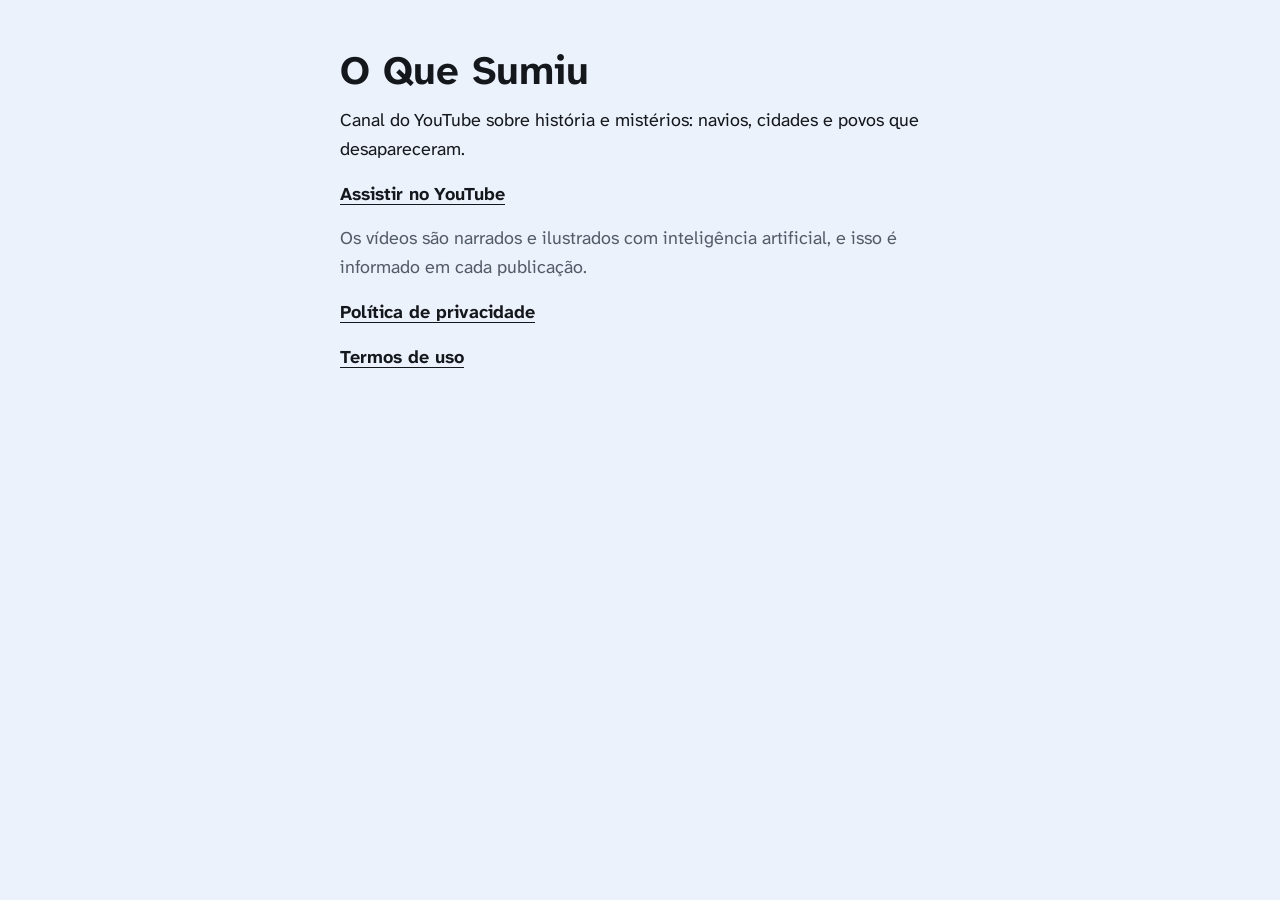
<file: index.html>
<!doctype html>
<html lang="pt-BR">
<head>
  <meta charset="utf-8">
  <meta name="viewport" content="width=device-width, initial-scale=1">
  <title>O Que Sumiu</title>
  <meta name="description" content="Canal do YouTube sobre história e mistérios: navios, cidades e povos que desapareceram.">
  <link rel="preconnect" href="https://fonts.googleapis.com">
  <link rel="preconnect" href="https://fonts.gstatic.com" crossorigin>
  <link rel="stylesheet" href="https://fonts.googleapis.com/css2?family=Atkinson+Hyperlegible+Next:wght@400;700&display=swap">
  <link rel="stylesheet" href="estilo.css">
</head>
<body>
  <main>
    <h1>O Que Sumiu</h1>
    <p>Canal do YouTube sobre história e mistérios: navios, cidades e povos que desapareceram.</p>
    <p><a href="https://www.youtube.com/@oquesumiu">Assistir no YouTube</a></p>
    <p class="apagada">Os vídeos são narrados e ilustrados com inteligência artificial, e isso é informado em cada publicação.</p>
    <p><a href="privacidade.html">Política de privacidade</a></p>
    <p><a href="termos.html">Termos de uso</a></p>
  </main>
</body>
</html>
</file>
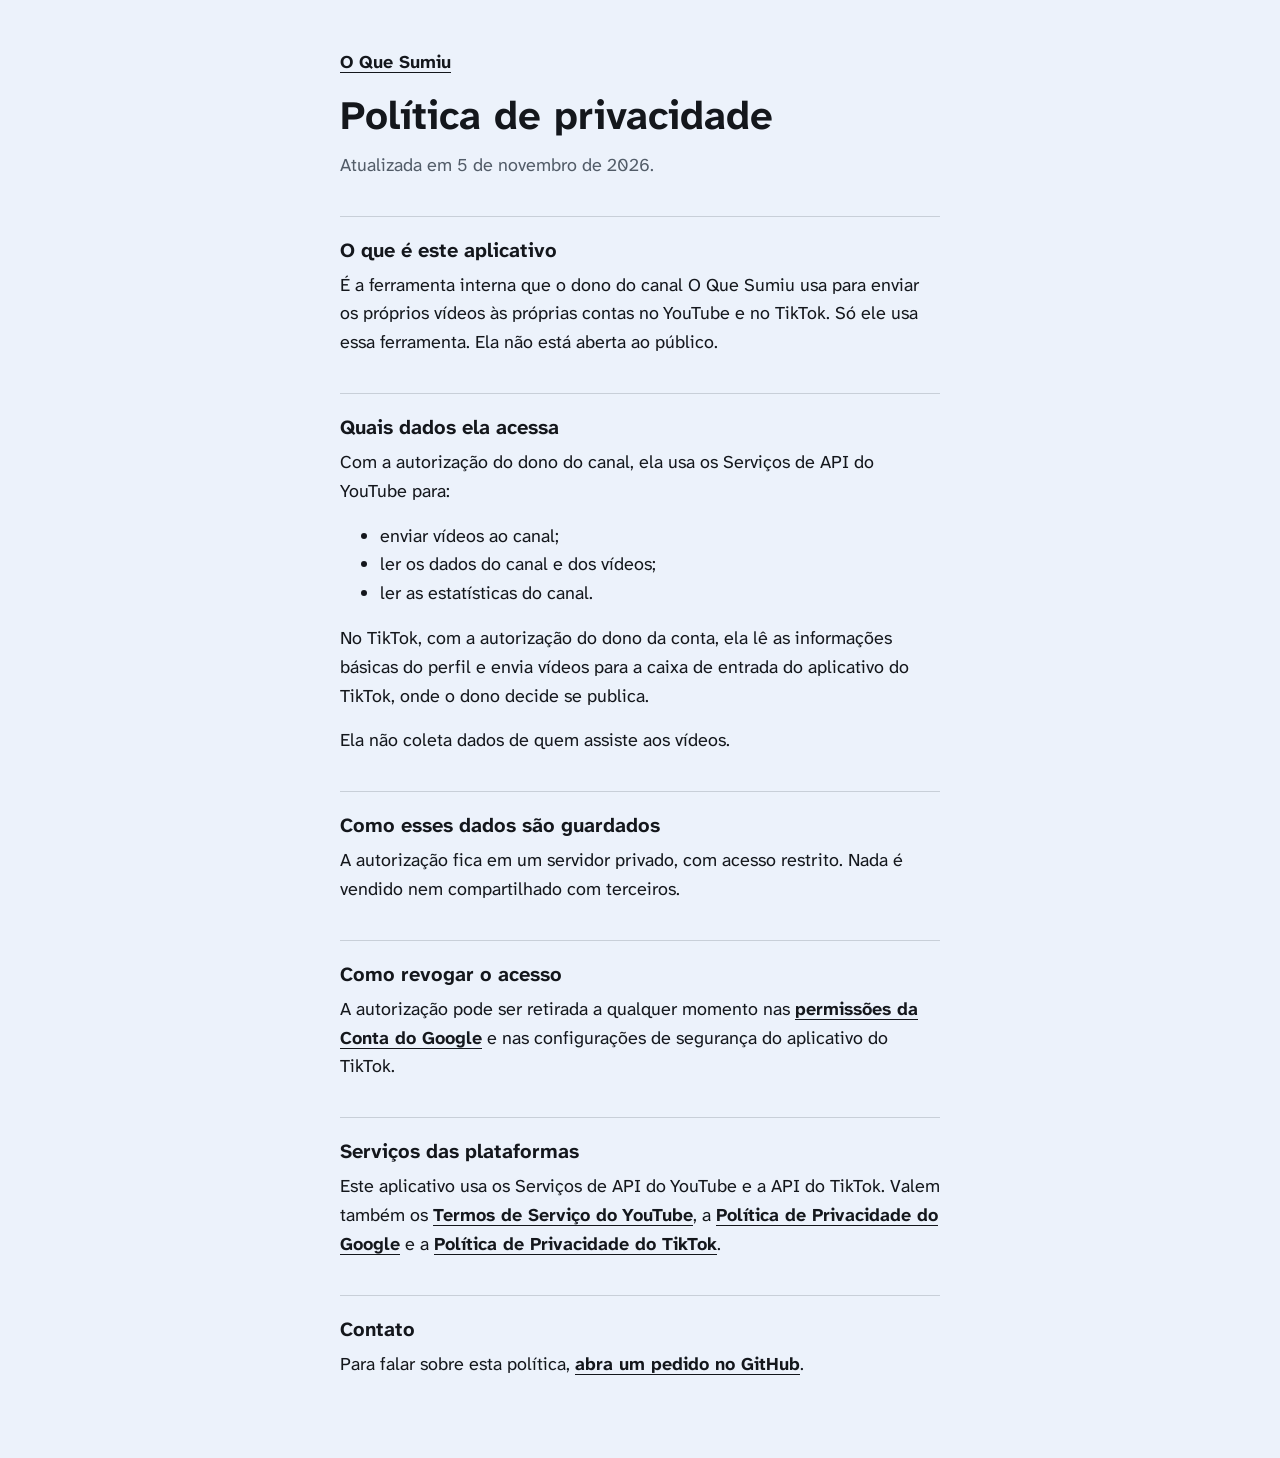
<file: privacidade.html>
<!doctype html>
<html lang="pt-BR">
<head>
  <meta charset="utf-8">
  <meta name="viewport" content="width=device-width, initial-scale=1">
  <title>Política de privacidade | O Que Sumiu</title>
  <meta name="description" content="Como o aplicativo de publicação do canal O Que Sumiu usa os dados do YouTube.">
  <link rel="preconnect" href="https://fonts.googleapis.com">
  <link rel="preconnect" href="https://fonts.gstatic.com" crossorigin>
  <link rel="stylesheet" href="https://fonts.googleapis.com/css2?family=Atkinson+Hyperlegible+Next:wght@400;700&display=swap">
  <link rel="stylesheet" href="estilo.css">
</head>
<body>
  <main>
    <p><a href="index.html">O Que Sumiu</a></p>
    <h1>Política de privacidade</h1>
    <p class="apagada">Atualizada em 5 de novembro de 2026.</p>

    <h2>O que é este aplicativo</h2>
    <p>É a ferramenta interna que o dono do canal O Que Sumiu usa para enviar os próprios vídeos às próprias contas no YouTube e no TikTok. Só ele usa essa ferramenta. Ela não está aberta ao público.</p>

    <h2>Quais dados ela acessa</h2>
    <p>Com a autorização do dono do canal, ela usa os Serviços de API do YouTube para:</p>
    <ul>
      <li>enviar vídeos ao canal;</li>
      <li>ler os dados do canal e dos vídeos;</li>
      <li>ler as estatísticas do canal.</li>
    </ul>
    <p>No TikTok, com a autorização do dono da conta, ela lê as informações básicas do perfil e envia vídeos para a caixa de entrada do aplicativo do TikTok, onde o dono decide se publica.</p>
    <p>Ela não coleta dados de quem assiste aos vídeos.</p>

    <h2>Como esses dados são guardados</h2>
    <p>A autorização fica em um servidor privado, com acesso restrito. Nada é vendido nem compartilhado com terceiros.</p>

    <h2>Como revogar o acesso</h2>
    <p>A autorização pode ser retirada a qualquer momento nas <a href="https://myaccount.google.com/permissions">permissões da Conta do Google</a> e nas configurações de segurança do aplicativo do TikTok.</p>

    <h2>Serviços das plataformas</h2>
    <p>Este aplicativo usa os Serviços de API do YouTube e a API do TikTok. Valem também os <a href="https://www.youtube.com/t/terms">Termos de Serviço do YouTube</a>, a <a href="https://policies.google.com/privacy">Política de Privacidade do Google</a> e a <a href="https://www.tiktok.com/legal/page/row/privacy-policy/pt-BR">Política de Privacidade do TikTok</a>.</p>

    <h2>Contato</h2>
    <p>Para falar sobre esta política, <a href="https://github.com/oquesumiu/oquesumiu.github.io/issues">abra um pedido no GitHub</a>.</p>
  </main>
</body>
</html>
</file>
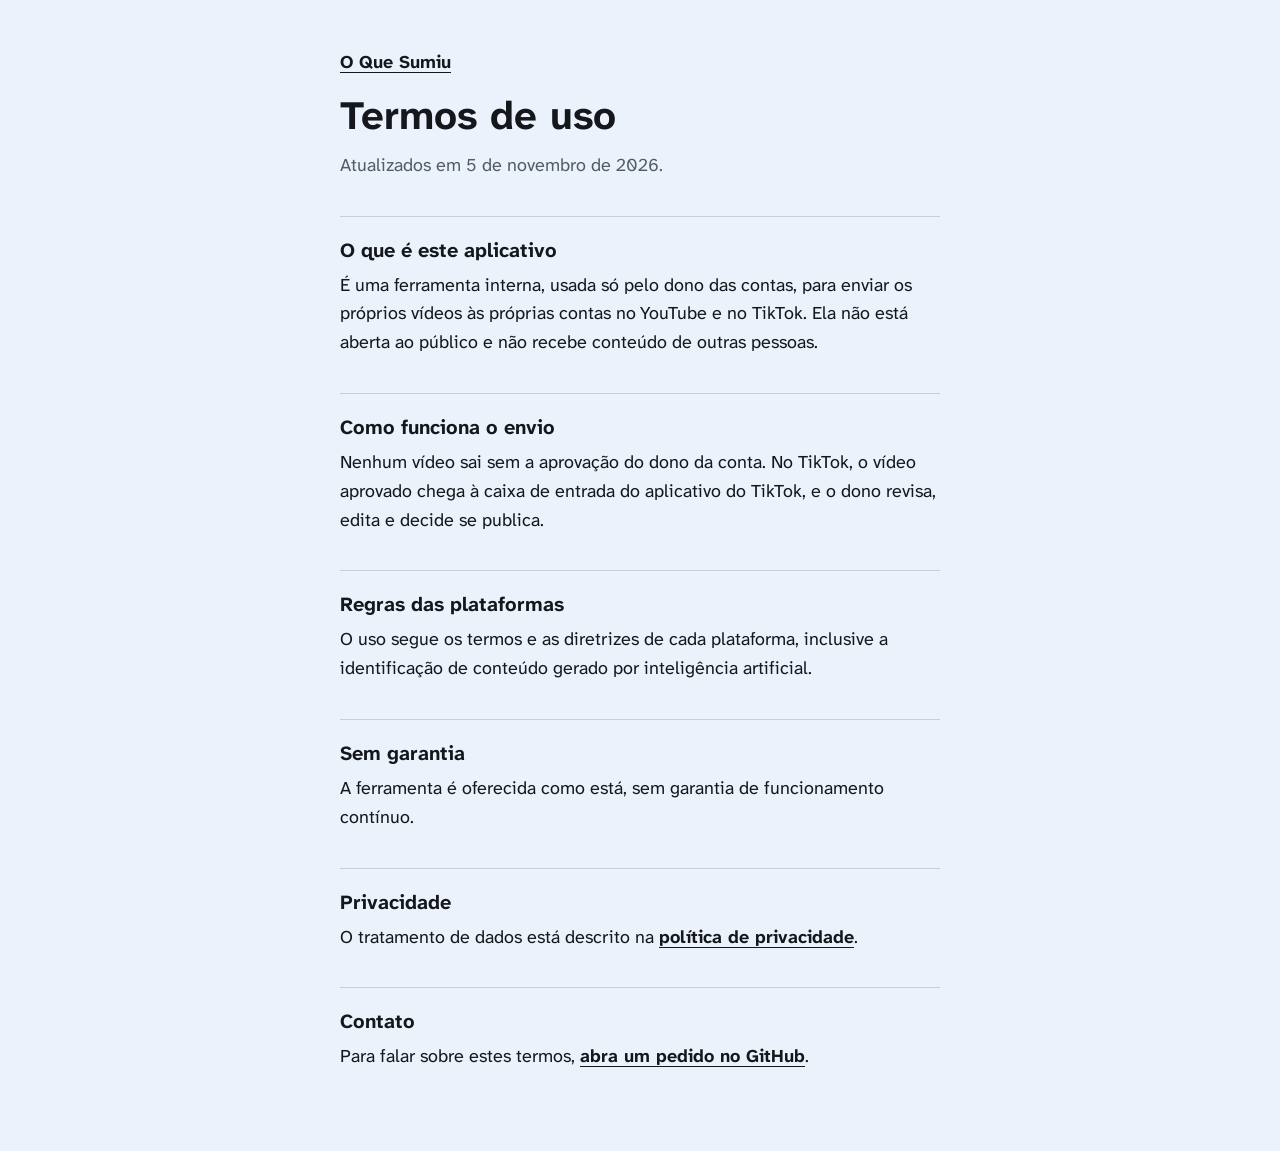
<file: termos.html>
<!doctype html>
<html lang="pt-BR">
<head>
  <meta charset="utf-8">
  <meta name="viewport" content="width=device-width, initial-scale=1">
  <title>Termos de uso | O Que Sumiu</title>
  <meta name="description" content="Termos de uso do aplicativo interno de publicação de vídeos.">
  <link rel="preconnect" href="https://fonts.googleapis.com">
  <link rel="preconnect" href="https://fonts.gstatic.com" crossorigin>
  <link rel="stylesheet" href="https://fonts.googleapis.com/css2?family=Atkinson+Hyperlegible+Next:wght@400;700&display=swap">
  <link rel="stylesheet" href="estilo.css">
</head>
<body>
  <main>
    <p><a href="index.html">O Que Sumiu</a></p>
    <h1>Termos de uso</h1>
    <p class="apagada">Atualizados em 5 de novembro de 2026.</p>

    <h2>O que é este aplicativo</h2>
    <p>É uma ferramenta interna, usada só pelo dono das contas, para enviar os próprios vídeos às próprias contas no YouTube e no TikTok. Ela não está aberta ao público e não recebe conteúdo de outras pessoas.</p>

    <h2>Como funciona o envio</h2>
    <p>Nenhum vídeo sai sem a aprovação do dono da conta. No TikTok, o vídeo aprovado chega à caixa de entrada do aplicativo do TikTok, e o dono revisa, edita e decide se publica.</p>

    <h2>Regras das plataformas</h2>
    <p>O uso segue os termos e as diretrizes de cada plataforma, inclusive a identificação de conteúdo gerado por inteligência artificial.</p>

    <h2>Sem garantia</h2>
    <p>A ferramenta é oferecida como está, sem garantia de funcionamento contínuo.</p>

    <h2>Privacidade</h2>
    <p>O tratamento de dados está descrito na <a href="privacidade.html">política de privacidade</a>.</p>

    <h2>Contato</h2>
    <p>Para falar sobre estes termos, <a href="https://github.com/oquesumiu/oquesumiu.github.io/issues">abra um pedido no GitHub</a>.</p>
  </main>
</body>
</html>
</file>
<file: estilo.css>
:root {
  --mesa: #ecf2fb;
  --tinta: #14171c;
  --apagada: #525c68;
  --fio: #c8cfd8;
  --lapis: #d4231a;
}

* {
  box-sizing: border-box;
}

body {
  margin: 0;
  background: var(--mesa);
  color: var(--tinta);
  font-family: "Atkinson Hyperlegible Next", system-ui, sans-serif;
  font-size: 18px;
  line-height: 1.6;
}

main {
  max-width: 40rem;
  margin: 0 auto;
  padding: 3rem 1.25rem 4rem;
}

h1 {
  margin: 0 0 0.75rem;
  font-size: 2.5rem;
  line-height: 1.15;
}

h2 {
  margin: 2.25rem 0 0.5rem;
  padding-top: 1.25rem;
  border-top: 1px solid var(--fio);
  font-size: 1.25rem;
  line-height: 1.3;
}

p,
ul {
  margin: 0 0 1rem;
}

a {
  color: var(--tinta);
  font-weight: 700;
  text-underline-offset: 4px;
}

a:hover {
  color: var(--lapis);
}

a:focus-visible {
  outline: 2px solid var(--tinta);
  outline-offset: 2px;
}

.apagada {
  color: var(--apagada);
}
</file>
